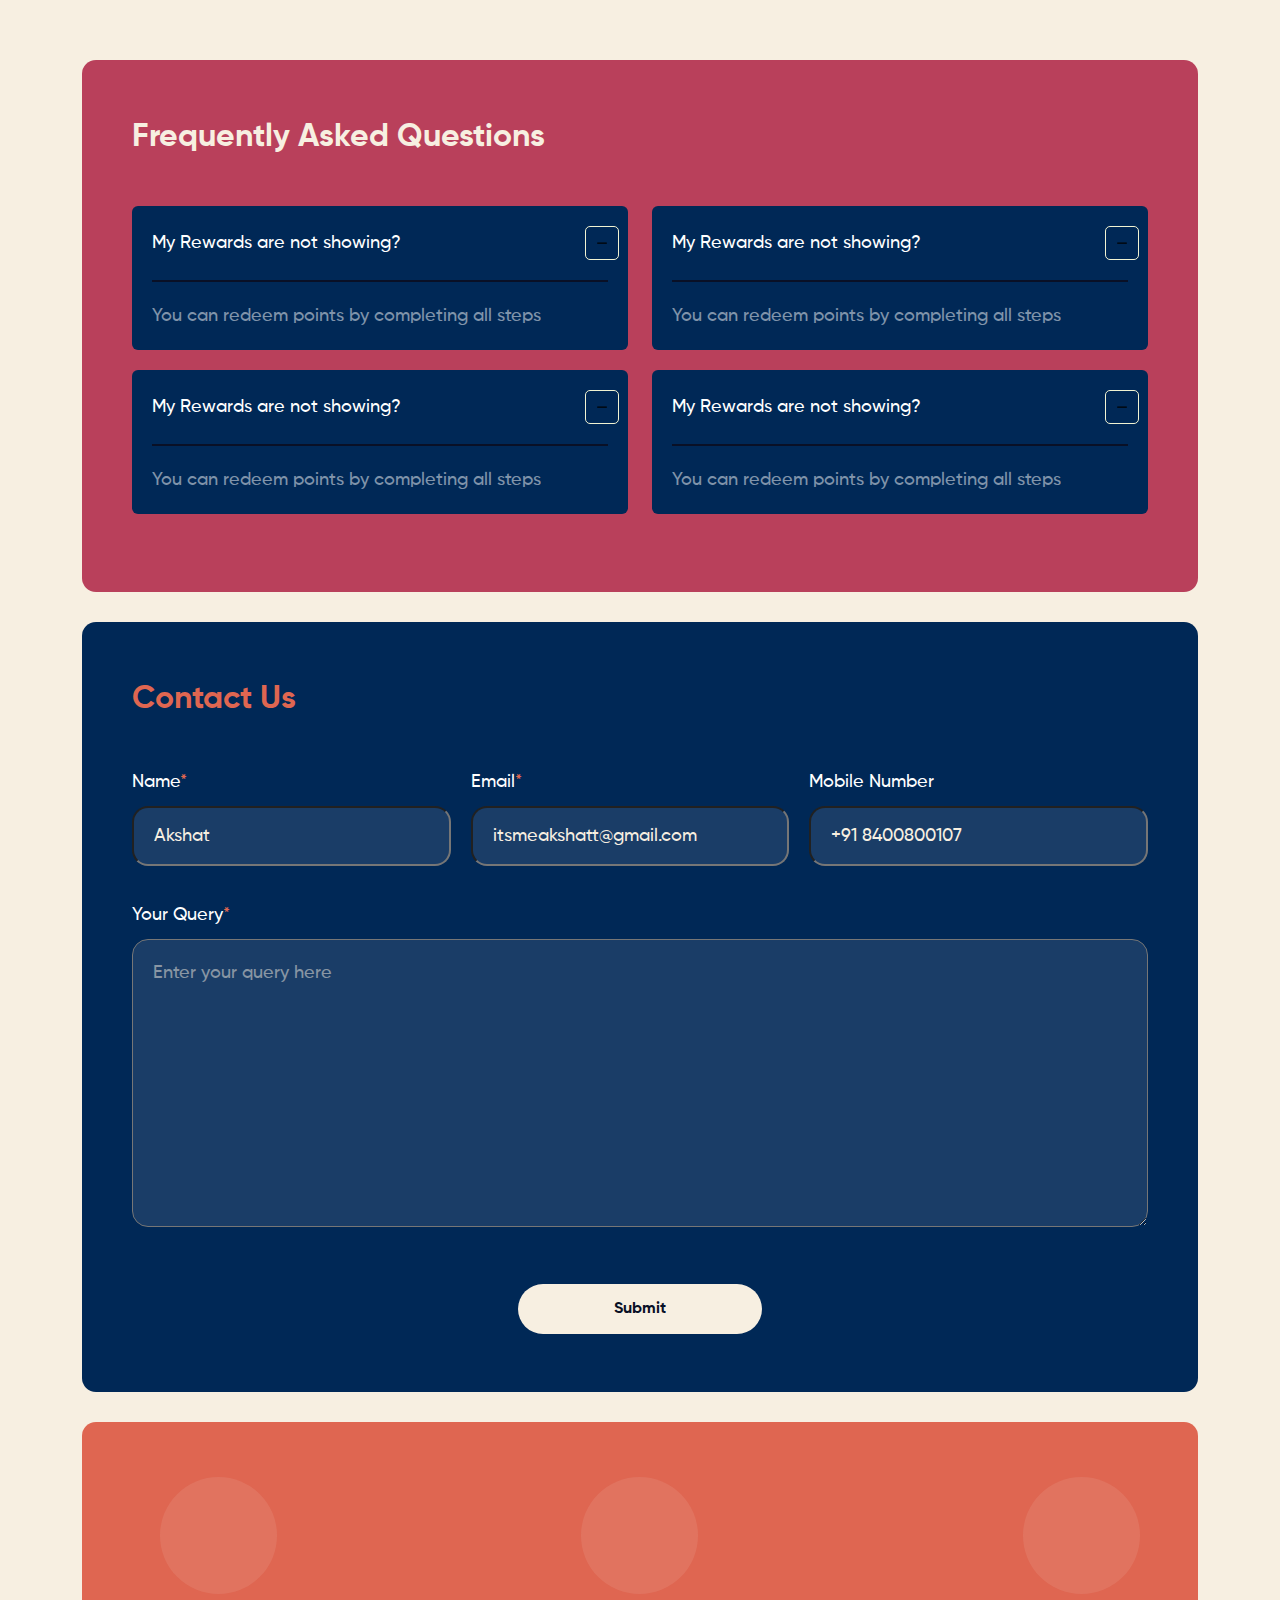
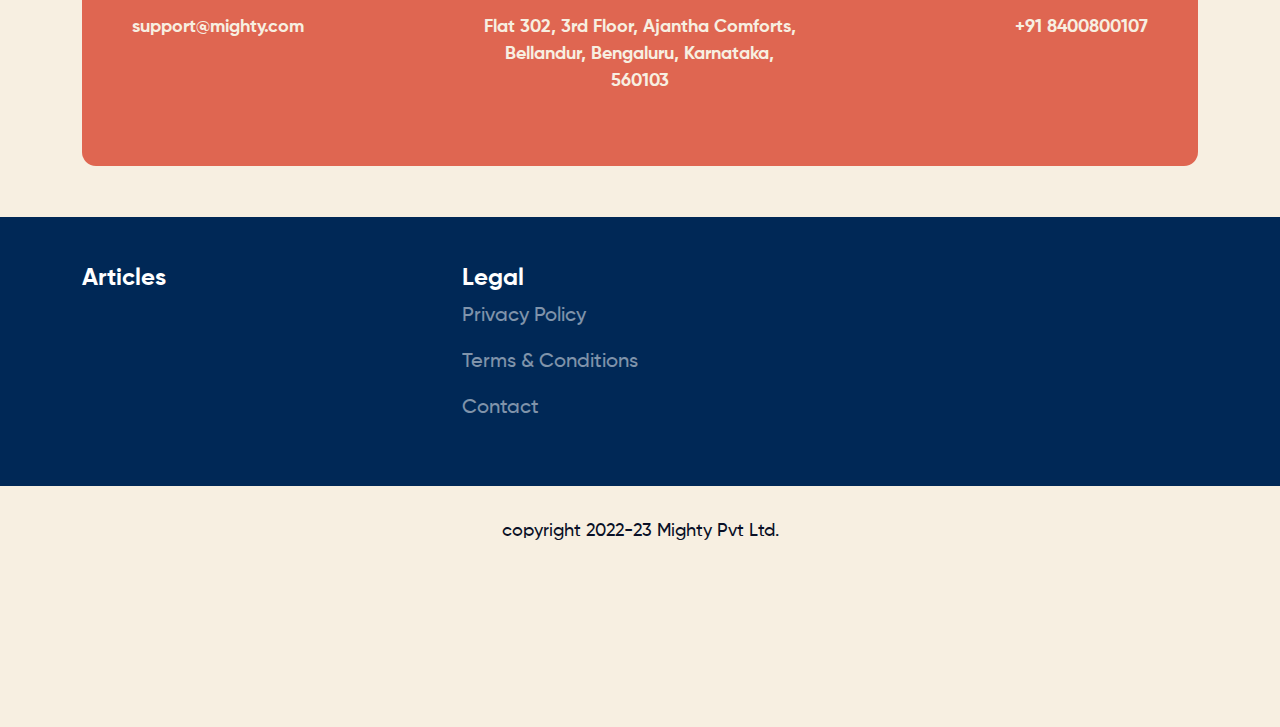
<file: helpandsupport.html>
<!DOCTYPE html>
<html lang="en">

<head>
    <meta charset="UTF-8">
    <meta name="viewport" content="width=device-width, initial-scale=1.0">
    <title>Help & Support</title>
    <link href="https://cdn.jsdelivr.net/npm/bootstrap@5.3.3/dist/css/bootstrap.min.css" rel="stylesheet">
    <link href="https://cdn.jsdelivr.net/npm/bootstrap-icons@1.8.1/font/bootstrap-icons.css" rel="stylesheet">
    <link href="css/style.css" rel="stylesheet" />
    <svg xmlns="http://www.w3.org/2000/svg" width="16" height="16" fill="currentColor" class="bi bi-plus"
        viewBox="0 0 16 16">
        <path
            d="M8 4a.5.5 0 0 1 .5.5v3h3a.5.5 0 0 1 0 1h-3v3a.5.5 0 0 1-1 0v-3h-3a.5.5 0 0 1 0-1h3v-3A.5.5 0 0 1 8 4z" />
    </svg>
    <style>
        img,
        svg {
            display: none;
        }

        .accordion {
            --bs-accordion-bg: #002856 !important;
            --bs-accordion-border-color: none !important;
            --bs-accordion-btn-color: #ffffff !important;
            --bs-accordion-btn-bg: #002856 !important;
            --bs-accordion-btn-padding-x: 0px !important;
            --bs-accordion-btn-padding-y: 0px !important;
            --bs-accordion-btn-focus-box-shadow: none !important;
            --bs-accordion-active-color: #ffffff !important;
            --bs-accordion-active-bg: #002856 !important;
            margin-bottom: 20px;
        }

        .accordion-body {
            padding: 0px 20px 20px 20px !important;
        }

        .accordion-button {
            margin-left: 20px;
            border: 1px solid #F1F3D2;
            width: 34px;
            height: 34px;
            border-radius: 5px;
        }

        .accordion-button::after {
            background-image: url("data:image/svg+xml,%3Csvg xmlns='http://www.w3.org/2000/svg' width='16' height='16' fill='white' class='bi bi-plus' viewBox='0 0 16 16'%3E%3Cpath d='M8 4a.5.5 0 0 1 .5.5v3h3a.5.5 0 0 1 0 1h-3v3a.5.5 0 0 1-1 0v-3h-3a.5.5 0 0 1 0-1h3v-3A.5.5 0 0 1 8 4z'/%3E%3C/svg%3E");
            margin: 6px;
        }

        .accordion-button:not(.collapsed)::after {
            margin: 6px;
            background-image: url("data:image/svg+xml,%3Csvg xmlns='http://www.w3.org/2000/svg' width='16' height='16' fill='rgba(0,0,0,1)' class='bi bi-dash' viewBox='0 0 16 16'%3E%3Cpath d='M4 8a.5.5 0 0 1 .5-.5h7a.5.5 0 0 1 0 1h-7A.5.5 0 0 1 4 8z'/%3E%3C/svg%3E");
        }

        .accordion-button::after {
            transition: all 0.2s;
        }

        .accordion-button.collapsed {
            color: #F1F3D2;
        }
    </style>
</head>

<body>
    <!-- Header Start-->
    <header>
        <div class="container">
            <div class="text-center">
                <img src="img/logo.png" class="img-fluid" />
            </div>
        </div>
    </header>
    <!-- Header End-->

    <!-- Hero Start -->
    <section class="hero">
        <div class="container">
            <div class="pink-3">
                <div class="row">
                    <div class="col-12">
                        <div class="hero-heading-1">
                            <h2>Frequently Asked Questions</h2>
                        </div>
                    </div>
                    <div class="hero-box-data">
                        <div class="row">
                            <div class="col-6">
                                <!-- <div class="hero-box-1"> -->
                                <!-- <div class="row"> -->
                                <div class="accordion" id="accordionExample">
                                    <div class="accordion-item">
                                        <h2 class="accordion-header">
                                            <div class="row">
                                                <div class="col-10">
                                                    <h3 class="hero-question">My Rewards are not showing?</h3>
                                                </div>
                                                <div class="col-2">
                                                    <button class="accordion-button" type="button"
                                                        data-bs-toggle="collapse" data-bs-target="#collapseOne"
                                                        aria-expanded="true" aria-controls="collapseOne">
                                                    </button>
                                                </div>
                                            </div>
                                        </h2>
                                        <div id="collapseOne" class="accordion-collapse collapse show"
                                            aria-labelledby="headingOne" data-bs-parent="#accordionExample">
                                            <div class="accordion-body">
                                                <div class="hero-line"></div>
                                                <p class="hero-text">You can redeem points by completing all steps</p>
                                            </div>
                                        </div>
                                    </div>
                                </div>
                            </div>




                            <div class="col-6">
                                <!-- <div class="hero-box-2">
                                    <div class="row"> -->
                                <div class="accordion" id="accordionExample">
                                    <div class="accordion-item">
                                        <h2 class="accordion-header">
                                            <div class="row">
                                                <div class="col-10">
                                                    <h3 class="hero-question">My Rewards are not showing?</h3>
                                                </div>
                                                <div class="col-2">
                                                    <button class="accordion-button" type="button"
                                                        data-bs-toggle="collapse" data-bs-target="#collapseTwo"
                                                        aria-expanded="true" aria-controls="collapseTwo">
                                                    </button>
                                                </div>
                                            </div>
                                        </h2>
                                        <div id="collapseTwo" class="accordion-collapse collapse show"
                                            aria-labelledby="headingTwo" data-bs-parent="#accordionExample">
                                            <div class="accordion-body">
                                                <div class="hero-line"></div>
                                                <p class="hero-text">You can redeem points by completing all steps</p>
                                            </div>
                                        </div>
                                    </div>
                                </div>
                                <!-- </div>
                                </div> -->
                            </div>
                            <div class="col-6">
                                <!-- <div class="hero-box-3 h-100">
                                    <div class="row"> -->
                                <div class="accordion" id="accordionExample">
                                    <div class="accordion-item">
                                        <h2 class="accordion-header">
                                            <div class="row">
                                                <div class="col-10">
                                                    <h3 class="hero-question">My Rewards are not showing?</h3>
                                                </div>
                                                <div class="col-2">
                                                    <button class="accordion-button" type="button"
                                                        data-bs-toggle="collapse" data-bs-target="#collapseThree"
                                                        aria-expanded="true" aria-controls="collapseThree">
                                                    </button>
                                                </div>
                                            </div>
                                        </h2>
                                        <div id="collapseThree" class="accordion-collapse collapse show"
                                            aria-labelledby="headingThree" data-bs-parent="#accordionExample">
                                            <div class="accordion-body">
                                                <div class="hero-line"></div>
                                                <p class="hero-text">You can redeem points by completing all steps</p>
                                            </div>
                                        </div>
                                    </div>
                                </div>
                                <!-- </div>
                                </div> -->
                            </div>
                            <div class="col-6">
                                <!-- <div class="hero-box-4">
                                    <div class="row"> -->
                                <div class="accordion" id="accordionExample">
                                    <div class="accordion-item">
                                        <h2 class="accordion-header">
                                            <div class="row">
                                                <div class="col-10">
                                                    <h3 class="hero-question">My Rewards are not showing?</h3>
                                                </div>
                                                <div class="col-2">
                                                    <button class="accordion-button" type="button"
                                                        data-bs-toggle="collapse" data-bs-target="#collapseFour"
                                                        aria-expanded="true" aria-controls="collapseFour">
                                                    </button>
                                                </div>
                                            </div>
                                        </h2>
                                        <div id="collapseFour" class="accordion-collapse collapse show"
                                            aria-labelledby="headingFour" data-bs-parent="#accordionExample">
                                            <div class="accordion-body">
                                                <div class="hero-line"></div>
                                                <p class="hero-text">You can redeem points by completing all steps</p>
                                            </div>
                                        </div>
                                    </div>
                                </div>
                                <!-- </div>
                                </div> -->
                            </div>
                        </div>
                    </div>
                </div>
            </div>
        </div>
        </div>
    </section>
    <!-- Hero End -->

    <!-- Contact Us Start -->
    <section class="contact">
        <div class="container">
            <div class="contact-section">
                <div class="row">
                    <div class="col-12">
                        <div class="contact-heading">
                            <h2>Contact Us</h2>
                        </div>
                    </div>
                    <form class="contact-form">
                        <div class="col-12">
                            <div class="contact-info">
                                <div class="col-4">
                                    <div class="name-section">
                                        <div class="col-12">
                                            <div>
                                                <label for="name" class="name">Name<span
                                                        class="contact-symbol">*</span></label>
                                            </div>
                                        </div>
                                        <div class="col-12">
                                            <div>
                                                <input type="text" class="contact-name" placeholder="Enter your name"
                                                    value="Akshat" required />
                                            </div>
                                        </div>
                                    </div>
                                </div>
                                <div class="col-4">
                                    <div class="email-section">
                                        <div class="col-12">
                                            <label for="email" class="email">Email<span
                                                    class="contact-symbol">*</span></label>
                                        </div>
                                        <div class="col-12">
                                            <input type="email" class="contact-email" placeholder="Enter your email"
                                                value="itsmeakshatt@gmail.com" required />
                                        </div>
                                    </div>
                                </div>
                                <div class="col-4">
                                    <div class="mobile-section">
                                        <div class="col-12">
                                            <label for="mobile" class="mobile">Mobile Number</label>
                                        </div>
                                        <div class="col-12">
                                            <input type="tel" class="contact-number"
                                                placeholder="Enter your mobile number"
                                                pattern="[+]{1}[0-9]{2} [0-9]{10}" value="+91 8400800107" required />
                                        </div>
                                    </div>
                                </div>
                            </div>
                        </div>
                        <div class="col-12">
                            <div class="query-section">
                                <div class="col-12">
                                    <label for="query" class="query">Your Query<span
                                            class="contact-symbol">*</span></label>
                                </div>
                                <div class="col-12">
                                    <textarea class="contact-query" placeholder="Enter your query here"
                                        required></textarea>
                                </div>
                            </div>
                        </div>
                        <div class="col-12">
                            <div class="submit-button">
                                <button type="submit" class="submit">Submit</button>
                            </div>
                        </div>
                    </form>
                </div>
            </div>
        </div>
    </section>
    <!-- Contact Us End -->

    <!-- Address Start -->
    <section class="address">
        <div class="container">
            <div class="address-section">
                <div class="row">
                    <div class="col-12">
                        <div class="row">
                            <div class="col-4">
                                <div class="part-1">
                                    <div class="col-12">
                                        <div class="icon-img-container-1">
                                            <div class="icon-container-1">
                                                <img src="/img/email-icon.png" class="icon-img-1 img-fluid">
                                            </div>
                                        </div>
                                    </div>
                                    <div class="col-12">
                                        <div class="icon-text-1">
                                            <p>support@mighty.com</p>
                                        </div>
                                    </div>
                                </div>
                            </div>
                            <div class="col-4">
                                <div class="part-2 text-center">
                                    <div class="col-12">
                                        <div class="icon-img-container-2">
                                            <div class="icon-container-1">
                                                <img src="/img/location-icon.png" class="icon-img-1 img-fluid">
                                            </div>
                                        </div>
                                    </div>
                                    <div class="col-12">
                                        <div class="icon-text-1">
                                            <p>Flat 302, 3rd Floor, Ajantha Comforts, Bellandur, Bengaluru, Karnataka,
                                                560103</p>
                                        </div>
                                    </div>
                                </div>
                            </div>
                            <div class="col-4">
                                <div class="part-3">
                                    <div class="col-12">
                                        <div class="icon-img-container-3">
                                            <div class="icon-container-1">
                                                <img src="/img/telephone-icon.png" class="icon-img-1 img-fluid">
                                            </div>
                                        </div>
                                    </div>
                                    <div class="col-12">
                                        <div class="icon-text-1">
                                            <p>+91 8400800107</p>
                                        </div>
                                    </div>
                                </div>
                            </div>
                        </div>
                    </div>
                </div>
            </div>
        </div>
    </section>
    <!-- Address End -->

    <!-- Footer Start -->
    <section class="footer">
        <div class="sec-10">
            <div class="footer-part-1">
                <div class="container">
                    <div class="row">
                        <div class="col-12 col-lg-4">
                            <h2 class="footer-heading">Articles</h2>
                        </div>
                        <div class="col-12 col-lg-4">
                            <h2 class="footer-subheading">Legal</h2>
                            <p class="footer-description">Privacy Policy</p>
                            <p class="footer-description">Terms & Conditions</p>
                            <p class="footer-description">Contact</p>
                        </div>
                        <div class="col-4 d-none d-lg-block">
                            <div class="text-end footer-image-1">
                                <img src="/img/footer.png" class="img-fluid">
                            </div>
                        </div>
                        <div class="col-12 d-block d-lg-none">
                            <div class="text-center footer-image-1">
                                <img src="/img/footer.png" class="img-fluid">
                            </div>
                        </div>
                    </div>
                </div>
            </div>
            <div class="footer-part-2">
                <div class="container">
                    <div class="row">
                        <div class="col-12">
                            <p class="footer-copyright text-center">copyright 2022-23 Mighty Pvt Ltd.</p>
                        </div>
                    </div>
                </div>
            </div>
        </div>
    </section>
    <!-- Footer End -->
    <script src="https://code.jquery.com/jquery-3.7.1.min.js"></script>
    <script src="https://cdn.jsdelivr.net/npm/bootstrap@5.3.3/dist/js/bootstrap.bundle.min.js"></script>
    <script src="js/app.js"></script>
</body>

</html>
</file>
<file: css/style.css>
/* Font Family Start */
@font-face {
    font-family: "Gilroy-Bold";
    src: url(../fonts/Gilroy-Bold.ttf);
}

@font-face {
    font-family: "Gilroy-SemiBold";
    src: url(../fonts/Gilroy-SemiBold.ttf);
}

@font-face {
    font-family: "Gilroy-Medium";
    src: url(../fonts/Gilroy-Medium.ttf);
}

/* Font Family End */

/* Home Css Start */
body {
    background-color: #F7EFE1;
    overflow-x: hidden !important;
}

header {
    padding: 30px 0;
}

.orange-1 {
    background-color: #DF6651;
    padding: 58px 50px;
    border-radius: 14px;
}

.hero-heading {
    color: #091026;
    font-size: 40px;
    font-family: "Gilroy-Bold";
}

.hero-subheading {
    font-family: "Gilroy-SemiBold";
    color: #F7EFE1;
    font-size: 30px;
    margin-top: 10px;
}

.hero-description {
    font-size: 24px;
    color: #F7EFE1;
    margin-top: 30px;
    font-family: "Gilroy-Medium";
}

.green {
    background-color: #51A380;
    margin-top: 30px;
    padding: 58px 50px;
    border-radius: 14px;
}

.section-1-heading {
    color: #B9405B;
    font-size: 40px;
    font-family: "Gilroy-Bold";
}

.section-1-description {
    color: #FFFFFF;
    font-size: 24px;
    font-family: "Gilroy-Medium";
    margin-top: 30px;
}

.sec-2 {
    margin-top: 30px;
}

.section-2-box-1 {
    padding: 58px 50px;
    background-color: #002856;
    border-radius: 14px;
}

.section-2-heading {
    color: #DF6651;
    font-size: 40px;
    font-family: "Gilroy-Bold";
}

.section-2-subheading {
    color: #F7EFE1;
    font-size: 30px;
    margin-top: 20px;
    font-family: "Gilroy-Bold";
}

.section-2-description {
    color: #FFFFFF;
    font-size: 24px;
    margin-top: 30px;
    font-family: "Gilroy-Medium";
}

.section-2-box-2 {
    margin-left: 10px;
    border: 2px solid #002856;
    border-radius: 14px;
}

.sec-3 {
    margin-top: 30px;
}

.section-3-box-1-text {
    padding: 25.5px 30px 0px 34px;
}

.section-3-box-1-heading {
    font-size: 20.4px;
    color: #B9405B;
    font-family: "Gilroy-Bold";
}

.section-3-box-1-subheading {
    font-size: 25.5px;
    color: #002856;
    font-family: "Gilroy-Bold";
}

.section-3-box-1-description-1 {
    color: #091026;
    opacity: 50%;
    font-size: 18.7px;
    font-family: "Gilroy-SemiBold";
}

.section-3-box-1-description-2 {
    color: #DF6651;
    font-size: 17px;
    font-family: "Gilroy-Medium";
}

.section-3-box-2-text {
    padding: 25.5px 30px 0px 34px;
}

.section-3-box-2-heading {
    font-size: 20.4px;
    color: #B9405B;
    font-family: "Gilroy-Bold";
}

.section-3-box-2-subheading {
    font-size: 25.5px;
    color: #002856;
    font-family: "Gilroy-Bold";
}

.section-3-box-2-description-1 {
    color: #091026;
    opacity: 50%;
    font-size: 18.7px;
    font-family: "Gilroy-SemiBold";

}

.section-3-box-2-description-2 {
    color: #DF6651;
    font-size: 17px;
    font-family: "Gilroy-Medium";
}

.section-3-box-3-text {
    padding: 25.5px 30px 0px 34px;
}

.section-3-box-3-heading {
    font-size: 20.4px;
    color: #B9405B;
    font-family: "Gilroy-Bold";
}

.section-3-box-3-subheading {
    font-size: 25.5px;
    color: #002856;
    font-family: "Gilroy-Bold";
}

.section-3-box-3-description-1 {
    color: #091026;
    opacity: 50%;
    font-size: 18.7px;
    font-family: "Gilroy-SemiBold";

}

.section-3-box-3-description-2 {
    color: #DF6651;
    font-size: 17px;
    font-family: "Gilroy-Medium";
}

.sec-4 {
    margin-top: 30px;
}

.section-4-box-1 {
    border: 2px solid #51A380;
    border-radius: 14px;
    padding: 58px 26px 0px 50px;
}

.section-4-heading {
    color: #0A7A69;
    font-size: 40px;
    font-family: "Gilroy-Bold";
}

.section-4-subheading {
    color: #0A7A69;
    font-family: "Gilroy-Bold";
}

.section-4-description {
    color: #002856;
    font-size: 24px;
    font-family: "Gilroy-Medium";
}

.section-4-box-2 {
    margin-left: 10px;
    background-color: #0A7A69;
    border-radius: 14px;
}

.sec-5 {
    margin-top: 30px;
    background-color: #B9405B;
    border-radius: 14px;
    padding: 58px 50px;
}

.section-5-heading {
    color: #F7EFE1;
    font-size: 40px;
    font-family: "Gilroy-Bold";
}

.section-5-subheading {
    color: #F7EFE1;
    font-size: 30px;
    font-family: "Gilroy-SemiBold";
}

.section-5-description {
    color: #FFFFFF;
    font-size: 24px;
    font-family: "Gilroy-Medium";
}

.sec-6 {
    margin-top: 30px;
}

.section-6-box-1 {
    padding: 58px 50px 0px 50px;
    background-color: #091026;
    border-radius: 14px;
}

.section-6-heading {
    color: #F7EFE1;
    font-size: 40px;
    font-family: "Gilroy-Bold";
}

.section-6-description {
    color: #FFFFFF;
    font-size: 24px;
    font-family: "Gilroy-Bold";
}

.section-6-highlight {
    color: #DF6651;
}

.section-6-box-2 {
    margin-left: 10px;
    border: 2px solid #091026;
    border-radius: 14px;
}

.sec-7 {
    background-color: #DF6651;
    margin-top: 30px;
    border-radius: 14px;
}

.section-7-text {
    margin: 60px 0px 0px 64px;
}

.section-7-heading {
    color: #F7EFE1;
    font-size: 40px;
    font-family: "Gilroy-Bold";
}

.section-7-description {
    color: #FFFFFF;
    font-size: 24px;
    font-family: "Gilroy-Medium";
}

.sec-8 {
    margin-top: 30px;
}

.section-8-box-1 {
    padding: 58px 50px 0px 50px;
    background-color: #0A7A69;
    border-radius: 14px;
}

.section-8-heading {
    color: #F7EFE1;
    font-size: 40px;
    font-family: "Gilroy-Bold";
}

.section-8-description {
    color: #FFFFFF;
    font-size: 24px;
    font-family: "Gilroy-Medium";
}

.section-8-box-2 {
    margin-left: 10px;
    border: 2px solid #0A7A69;
    border-radius: 14px;
    padding: 113px 0px;
}

.sec-9 {
    margin-top: 30px;
    background-color: #B9405B;
    border-radius: 14px;
}

.section-9-text {
    padding: 61px 0px 54px 50px;
    color: #F7EFE1;
    font-size: 40px;
    font-family: "Gilroy-Bold";
}

.shape-container {
    display: flex;
    margin-bottom: 54px;
}

.shape-1 {
    display: flex;
    width: 288px;
    height: 100px;
    border: 2px solid #F7EFE1;
    border-radius: 50px;
    padding: 18px 47px;
}

.shape-2 {
    display: flex;
    margin-left: 50px;
    width: 288px;
    height: 100px;
    border: 2px solid #F7EFE1;
    border-radius: 50px;
    padding: 24px 30px;
}

.sec-10 {
    margin-top: 51px;
    margin-bottom: 166px;
}

.footer-part-1 {
    padding: 47px;
    background-color: #002856;
}

.footer-heading {
    color: #FFFFFF;
    font-size: 24px;
    font-family: "Gilroy-Bold";
}

.footer-subheading {
    color: #FFFFFF;
    font-size: 24px;
    font-family: "Gilroy-Bold";
}

.footer-description {
    color: #FFFFFF;
    font-size: 20px;
    opacity: 50%;
    font-family: "Gilroy-Medium";
}

.footer-copyright {
    margin-top: 32px;
    color: #091026;
    font-size: 18px;
    font-family: "Gilroy-Medium";
}

.footer-image-1 {
    margin: 94px 0px;
}

.slick-track {
    display: flex !important;
}

.slick-slide {
    height: inherit !important;
}

.bg1 {
    margin-left: 10px;
    border-radius: 11.9px;
    background-image: url(../img/back-1.png);
    background-repeat: no-repeat;
    background-position: bottom right;
    background-color: #DFDBD3;
}

.bg2 {
    margin-left: 10px;
    border-radius: 11.9px;
    background-image: url(../img/back-2.png);
    background-repeat: no-repeat;
    background-position: bottom;
    background-color: #DFDBD3;
    background-size: contain;
}

.bg3 {
    margin-left: 10px;
    border-radius: 11.9px;
    background-image: url(../img/back-3.png);
    background-repeat: no-repeat;
    background-position: top left;
    background-color: #DFDBD3;
}

.center {
    margin: 0 auto;
    margin-bottom: 40px;
}

/* Home Css End */

/* Mighty Flix Css Start*/
.green-4 {
    padding: 58px 50px;
    background-color: #0A7A69;
    border-radius: 14px;
}

.blog {
    background-color: #091026;
    border-radius: 14px;
    margin-top: 30px;
    padding: 58px 50px;
}

.blog-heading {
    font-family: "Gilroy-Bold";
    font-size: 40px;
    color: #DF6651;
    margin-bottom: 0px;
}

.searchbar input[type=text] {
    background-image: url(../img/searchicon.png);
    background-position: 15px;
    background-repeat: no-repeat;
    background-color: rgba(247, 239, 225, 0.2);
    border-radius: 30px;
    height: 50px;
    width: 330px;
    padding: 15px;
    font-size: 16px;
    float: right;
    border: none;
    padding-left: 51px;
}

.searchbar input[type=text]::placeholder {
    color: #F7EFE1;
    font-family: "Gilroy-Medium";
    opacity: 50%;
}

.searchbar input[type=text]::before {
    content: '';
    opacity: 50%;
}

/* .blog-box-1-data{
    background-color: rgba(247, 239, 225, 0.2);
    border: 1px solid #F7EFE1; 
    border-radius: 14px;
} */


.blog-box-data {
    background-color: rgba(247, 239, 225, 0.2);
    border: 1px solid #F7EFE1;
    border-radius: 14px;
    margin-top: 50px;
    margin-left: 10px;
}

.card-img-top img {
    width: 100%;
    height: auto;
}

.card-body {
    padding: 20px;
}

.blog-box-data .card-body .card-title-1 {
    color: #DF6651;
    font-size: 16px;
    font-family: "Gilroy-SemiBold";
    margin-bottom: 15px;
}

.blog-box-data .card-body .card-title-2 {
    color: #F7EFE1;
    font-size: 20px;
    font-family: "Gilroy-Bold";
    margin-bottom: 15px;
}

.blog-box-data .card-body .card-text-1 {
    color: #FFFFFF;
    font-size: 16px;
    font-family: "Gilroy-Medium";
    opacity: 50%;
    margin-bottom: 30px;
}

.blog-box-data .card-body .card-text-2 {
    color: #FFFFFF;
    font-size: 14px;
    font-family: "Gilroy-SemiBold";
    opacity: 50%;
    margin-bottom: 0px;
}

.blog-box-data .card-body .card-text-3 {
    color: #51A380;
    font-size: 14px;
    font-family: "Gilroy-Bold";
    margin-bottom: 0px;
}

.blog-text {
    color: #DF6651;
    font-size: 20px;
    font-family: "Gilroy-Bold";
    margin-top: 30px;
}

.blog-button {
    height: 50px;
    width: 244px;
    background-color: #F7EFE1;
    color: #091026;
    border-radius: 30px;
    font-size: 16px;
    font-family: "Gilroy-Bold";
    border: none;
    margin-top: 5px;
}

/* ---------------- */
.video {
    background-color: #DF6651;
    border-radius: 14px;
    margin-top: 30px;
    padding: 58px 50px;
}

.video-heading {
    font-family: "Gilroy-Bold";
    font-size: 40px;
    color: #091026;
    margin-bottom: 0px;
}

.video-section .video .searchbar input[type=text]::before {
    content: '';
}

.video-box-data {
    background-color: rgba(247, 239, 225, 0.2);
    border: 1px solid #F7EFE1;
    border-radius: 14px;
    margin-top: 50px;
    margin-left: 10px;
}

.video-box-data .card-body .card-title-1 {
    color: #002856;
    font-size: 20px;
    font-family: "Gilroy-SemiBold";
    margin-bottom: 15px;
}

.video-box-data .card-body .card-text-1 {
    color: #FFFFFF;
    font-size: 16px;
    font-family: "Gilroy-Medium";
    margin-bottom: 64px;
}

.video-box-data .card-body .card-text-2 {
    color: #002856;
    font-size: 14px;
    font-family: "Gilroy-SemiBold";
    opacity: 50%;
    margin-bottom: 0px;
}

.video-box-data .card-body .card-text-3 {
    color: #002856;
    font-size: 14px;
    font-family: "Gilroy-Bold";
    margin-bottom: 0px;
}

.video-text {
    color: #091026;
    font-size: 20px;
    font-family: "Gilroy-Bold";
    margin-top: 30px;
}

.video-button {
    height: 50px;
    width: 244px;
    background-color: #F7EFE1;
    color: #DF6651;
    border-radius: 30px;
    font-size: 16px;
    font-family: "Gilroy-Bold";
    border: none;
    margin-top: 5px;
}

.card-img-container {
    position: relative;
}

.icon-container {
    position: absolute;
    top: 50%;
    left: 50%;
    transform: translate(-50%, -50%);
}

.video-icon {
    width: auto;
    height: auto;
}

/* Mighty Flix Css End*/

/* Help & Support Start*/

.pink-3 {
    background-color: #B9405B;
    border-radius: 14px;
    padding: 58px 50px;
}

.hero-heading-1 {
    color: #F7EFE1;
    font-family: "Gilroy-Bold";
    font-size: 40px;
    margin-bottom: 50px;
}

.hero-box-1 {
    background-color: #002856;
    border-radius: 14px;
    margin-right: -2px;
    margin-bottom: 20px;
    padding: 0px 20px 25px 20px;
}
.accordion-header{
    padding: 20px 0px;
}
/* .hero-button-border{
    height:34px;
    width: 34px;
    margin-right: 20px;
    border: 2px solid #F1F3D2;
} */
.hero-question {
    display: flex;
    align-items: center;
    height: 100%;
    color: #FFFFFF;
    font-size: 18px;
    font-family: "Gilroy-Medium";
    padding: 0px 20px;
    margin-bottom: 0px !important;
}

.hero-button {
    border-radius: 9px;
    border: 1px solid #F1F3D2;
    float: right;
}

.hero-minus {
    border: 1.5px solid #F1F3D2;
    margin: 16px 11px;
    border-radius: 9px;
}

.hero-line {
    border: 1px solid #091026;
    margin-bottom: 21px;
}

.hero-text {
    color: #FFFFFF;
    font-size: 18px;
    font-family: "Gilroy-Medium";
    opacity: 50%;
    margin-bottom: 0px;
}

.hero-box-2 {
    background-color: #002856;
    border-radius: 14px;
    margin-left: -2px;
    margin-bottom: 20px;
    padding: 0px 20px 25px 20px;
}

.hero-box-3 {
    background-color: #002856;
    border-radius: 14px;
    margin-right: -2px;
    padding: 0px 20px 25px 20px;
}

.hero-box-4 {
    background-color: #002856;
    border-radius: 14px;
    margin-left: -2px;
    padding: 0px 20px 25px 20px;
}

.contact-section {
    background-color: #002856;
    border-radius: 14px;
    margin-top: 30px;
    padding: 58px 50px;
}

.contact-heading {
    color: #DF6651;
    font-size: 40px;
    font-family: "Gilroy-Bold";
    margin-bottom: 50px;
}

.name {
    color: #FFFFFF;
    font-size: 18px;
    font-family: "Gilroy-Medium";
    margin-bottom: 10px;
}

.name-section input[type=text]::placeholder {
    color: #F7EFE1;
    opacity: 50%;
    font-size: 18px;
    font-family: "Gilroy-Medium";
}

.name-section input[type=text] {
    border: 1px solid linear-gradient(124.5deg, #C4C4C4 20.37%, rgba(0, 0, 0, 0.489583) 50.62%, #C4C4C4 79.63%);
    border-image-slice: 1;
    border-radius: 16px;
    width: 100%;
    height: 60px;
    background-color: rgba(255, 255, 255, 0.1);
    color: #F7EFE1;
    font-size: 18px;
    font-family: "Gilroy-Medium";
    padding: 20px;
}

.email-section input[type=email]::placeholder {
    color: #F7EFE1;
    opacity: 50%;
    font-size: 18px;
    font-family: "Gilroy-Medium";
}

.email-section input[type=email] {
    border: 1px solid linear-gradient(124.5deg, #C4C4C4 20.37%, rgba(0, 0, 0, 0.489583) 50.62%, #C4C4C4 79.63%);
    border-image-slice: 1;
    border-radius: 16px;
    width: 100%;
    height: 60px;
    background-color: rgba(255, 255, 255, 0.1);
    color: #F7EFE1;
    font-size: 18px;
    font-family: "Gilroy-Medium";
    padding: 20px;
}

.mobile-section input[type=tel]::placeholder {
    color: #F7EFE1;
    opacity: 50%;
    font-size: 18px;
    font-family: "Gilroy-Medium";
}

.mobile-section input[type=tel] {
    border: 1px solid linear-gradient(124.5deg, #C4C4C4 20.37%, rgba(0, 0, 0, 0.489583) 50.62%, #C4C4C4 79.63%);
    border-image-slice: 1;
    border-radius: 16px;
    width: 100%;
    height: 60px;
    background-color: rgba(255, 255, 255, 0.1);
    color: #F7EFE1;
    font-size: 18px;
    font-family: "Gilroy-Medium";
    padding: 20px;
}

.query-section textarea::placeholder {
    color: #F7EFE1;
    opacity: 50%;
    font-size: 18px;
    font-family: "Gilroy-Medium";
}

.query-section textarea {
    border: 1px solid linear-gradient(124.5deg, #C4C4C4 20.37%, rgba(0, 0, 0, 0.489583) 50.62%, #C4C4C4 79.63%);
    border-image-slice: 1;
    border-radius: 16px;
    width: 100%;
    height: 288px;
    background-color: rgba(255, 255, 255, 0.1);
    color: #F7EFE1;
    font-size: 18px;
    font-family: "Gilroy-Medium";
    padding: 20px;
}

.email {
    color: #FFFFFF;
    font-size: 18px;
    font-family: "Gilroy-Medium";
    margin-bottom: 10px;
}

.mobile {
    color: #FFFFFF;
    font-size: 18px;
    font-family: "Gilroy-Medium";
    margin-bottom: 10px;
}

.query {
    color: #FFFFFF;
    font-size: 18px;
    font-family: "Gilroy-Medium";
    margin-bottom: 10px;
}

.contact-symbol {
    color: #DF6651;
    font-size: 18px;
    font-family: "Gilroy-Medium";
}

.contact-info {
    display: flex;
    margin-bottom: 36px;
}

.name-section {
    margin-right: 20px;
}

.email-section {
    margin-right: 20px;
}

.query-section {
    margin-bottom: 50px;
}

.submit-button {
    text-align: center;
}

.submit {
    border: none;
    background-color: #F7EFE1;
    border-radius: 30px;
    color: #091026;
    font-size: 16px;
    font-family: "Gilroy-Bold";
    height: 50px;
    width: 244px;
}

.address-section {
    background-color: #DF6651;
    margin-top: 30px;
    padding: 55px 50px;
    border-radius: 14px;
}

.part-1 {
    margin-right: 212px;
    float: left;
}

.part-2 {
    margin-right: 212px;
    width: 100%;
}

.part-3 {
    float: right;
}

.icon-img-container-1 {
    position: relative;
    background-color: rgba(247, 239, 225, 0.1);
    border-radius: 50%;
    height: 117px;
    width: 117px;
    margin: 0 auto;
}

.icon-img-container-2 {
    position: relative;
    background-color: rgba(247, 239, 225, 0.1);
    border-radius: 50%;
    height: 117px;
    width: 117px;
    margin: 0 auto;
}

.icon-img-container-3 {
    position: relative;
    background-color: rgba(247, 239, 225, 0.1);
    border-radius: 50%;
    height: 117px;
    width: 117px;
    margin: 0 auto;
}


.icon-container-1 {
    position: absolute;
    top: 50%;
    left: 50%;
    transform: translate(-50%, -50%);
}

.icon-text-1 {
    font-size: 18px;
    font-family: "Gilroy-Bold";
    color: #F7EFE1;
    margin-top: 20px;
    margin-bottom: 0px;
    text-align: center;
}

/* Help & Support End*/

@media only screen and (max-width:426px) {
    header {
        padding: 42px 0;
    }

    .orange-1 {
        padding: 30px;
    }

    .hero-heading {
        font-size: 24px;
    }

    .hero-subheading {
        font-size: 20px;
    }

    .hero-description {
        font-size: 18px;
    }

    .hero-img {
        margin-top: 30px;
    }

    .green {
        padding: 30px;
    }

    .section-1-heading {
        font-size: 24px;
    }

    .section-1-description {
        font-size: 18px;
        margin: 0px;
    }

    .sec-2 {
        margin-top: 30px;
    }

    .section-2-heading {
        font-size: 24px;
    }

    .section-2-subheading {
        font-size: 20px;
    }

    .section-2-description {
        font-size: 18px;
        margin: 0px;
    }

    .section-2-box-1 {
        padding: 30px;
    }

    .sec-4 {
        margin-top: 30px;
    }

    .section-4-heading {
        font-size: 24px;
        color: #F7EFE1;
        margin: 0px;
    }

    .section-4-subheading {
        font-size: 20px;
        color: #F7EFE1;
        margin: 0px;
    }

    .section-4-description {
        font-size: 18px;
        margin: 0px;
        color: #FFFFFF;
    }

    .section-4-box-2 {
        background-color: #0A7A69;
        padding: 30px;
        margin-left: 0px;
    }

    .sec-5 {
        margin-top: 30px;
        padding: 30px;
    }

    .section-5-heading {
        font-size: 24px;
        margin-top: 0px;
    }

    .section-5-subheading {
        font-size: 20px;
        margin-top: 0px;
    }

    .section-5-description {
        font-size: 18px;
        margin-top: 0px;
        margin: 0px;
    }

    .sec-6 {
        margin-top: 30px;
    }

    .section-6-heading {
        font-size: 24px;
        margin: 0px;
    }

    .section-6-subheading {
        font-size: 20px;
        margin: 0px;
    }

    .section-6-description {
        font-size: 18px;
        margin: 0px;
    }

    .section-6-box-1 {
        padding: 30px;
    }

    .sec-7 {
        margin-top: 30px;
        padding: 30px;
    }

    .section-7-heading {
        font-size: 24px;
        margin: 0px;
    }

    .section-7-description {
        font-size: 18px;
        margin: 0px;
    }

    .section-7-text {
        margin: 0px;
    }

    .sec-8 {
        margin-top: 30px;
    }

    .section-8-heading {
        font-size: 24px;
        margin: 0px;
    }

    .section-8-subheading {
        font-size: 20px;
        margin: 0px;
    }

    .section-8-description {
        font-size: 18px;
        margin: 0px;
    }

    .section-8-box-1 {
        padding: 30px;
    }

    .sec-9 {
        padding: 30px;
    }

    .section-9-text {
        font-size: 24px;
        margin-bottom: 35px;
        padding: 0px;
    }

    .shape-1 {
        margin: 0 auto;
        margin-bottom: 35px;
        width: 193px;
        height: 67px;
        border: 1.35px solid #F7EFE1;
        border-radius: 33px;
        padding: 12px 31px;
    }

    .shape-2 {
        margin: 0 auto;
        width: 193px;
        height: 67px;
        border: 1.35px solid #F7EFE1;
        border-radius: 33px;
        padding: 16px 20px;
    }

    .sec-10 {
        margin-top: 30px;
        margin-bottom: 156px;
    }

    .footer-part-1 {
        padding: 41px;
        background-color: #002856;
    }

    .footer-heading {
        font-size: 20px;
    }

    .footer-subheading {
        margin-top: 40px;
        margin-bottom: 20px;
        font-size: 20px;
    }

    .footer-description {
        margin-bottom: 10px;
        font-size: 18px;
    }

    .footer-copyright {
        margin-top: 30px;
        font-size: 16px;
    }

    .footer-image-1 {
        margin-top: 40px;
        margin-bottom: 0px;
    }

    .searchbar input[type=text] {
        width: 100%;
        margin-top: 20px;
    }
}
</file>
